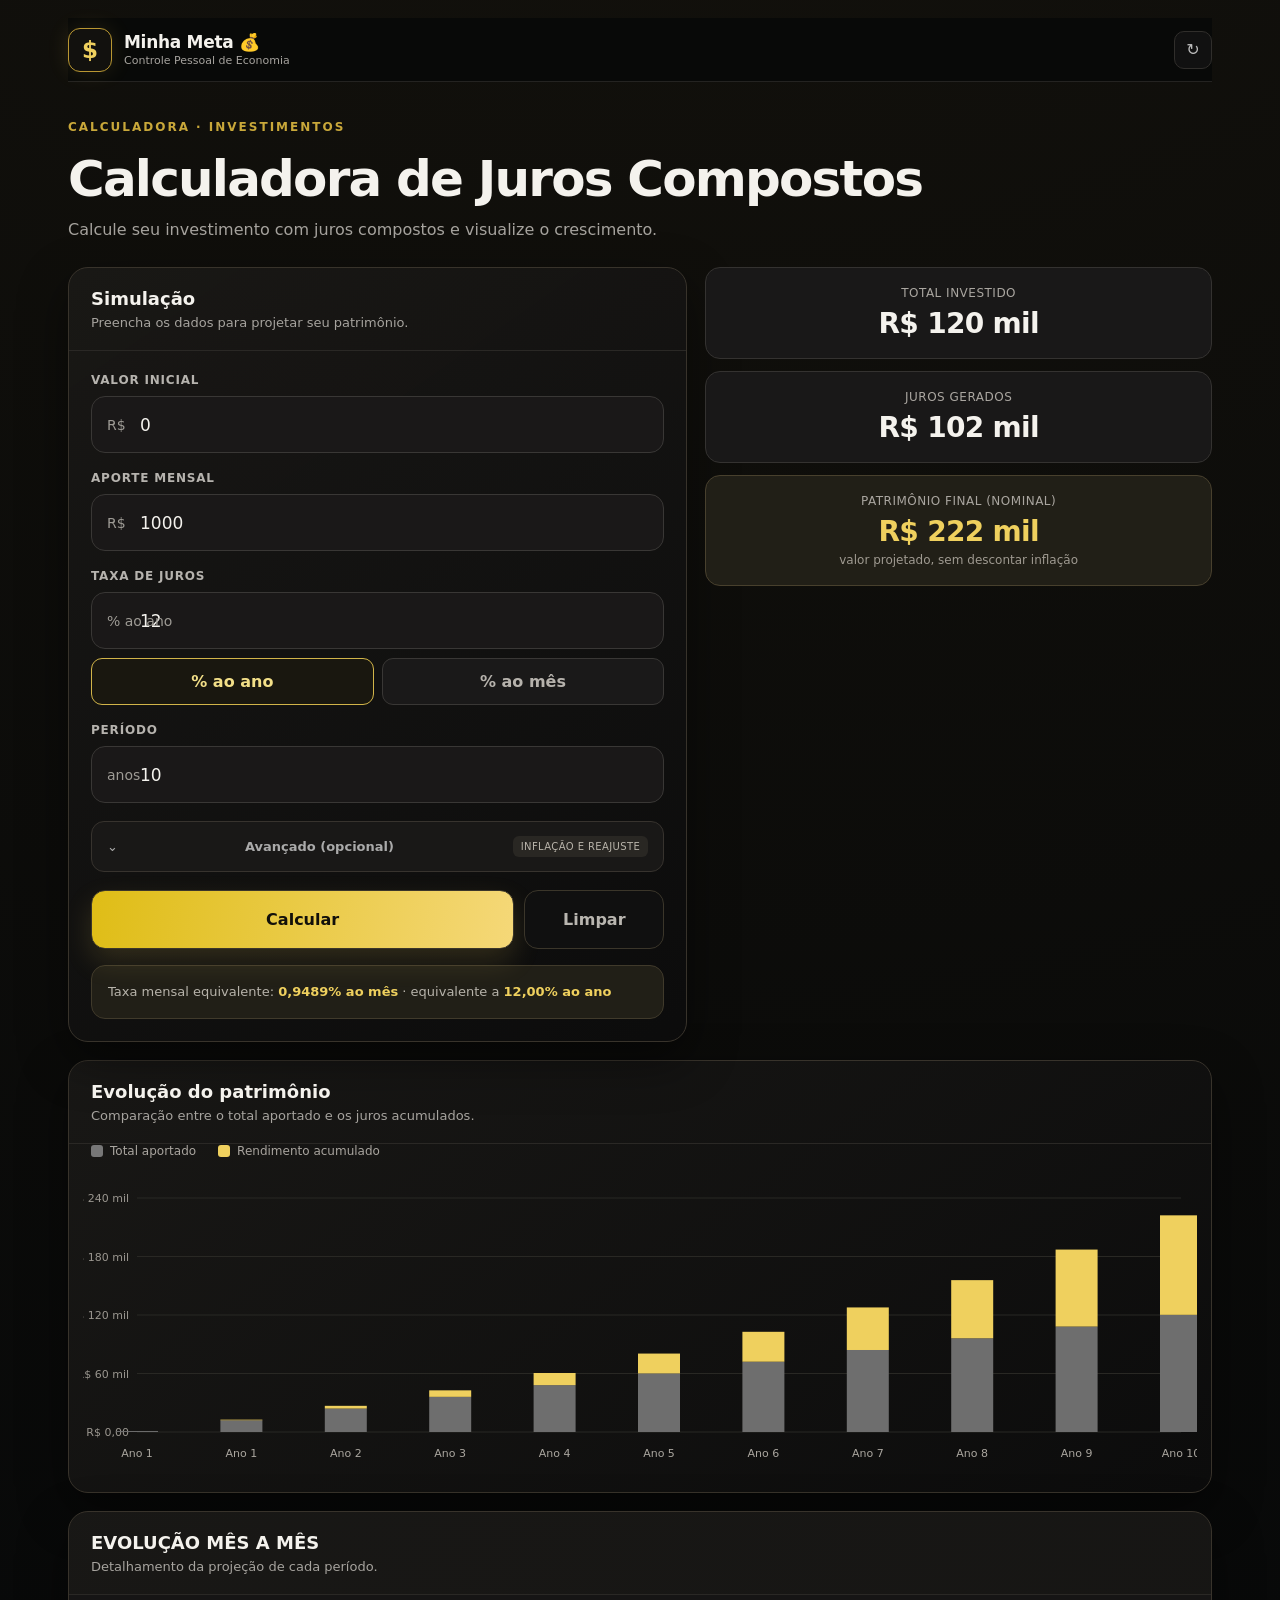
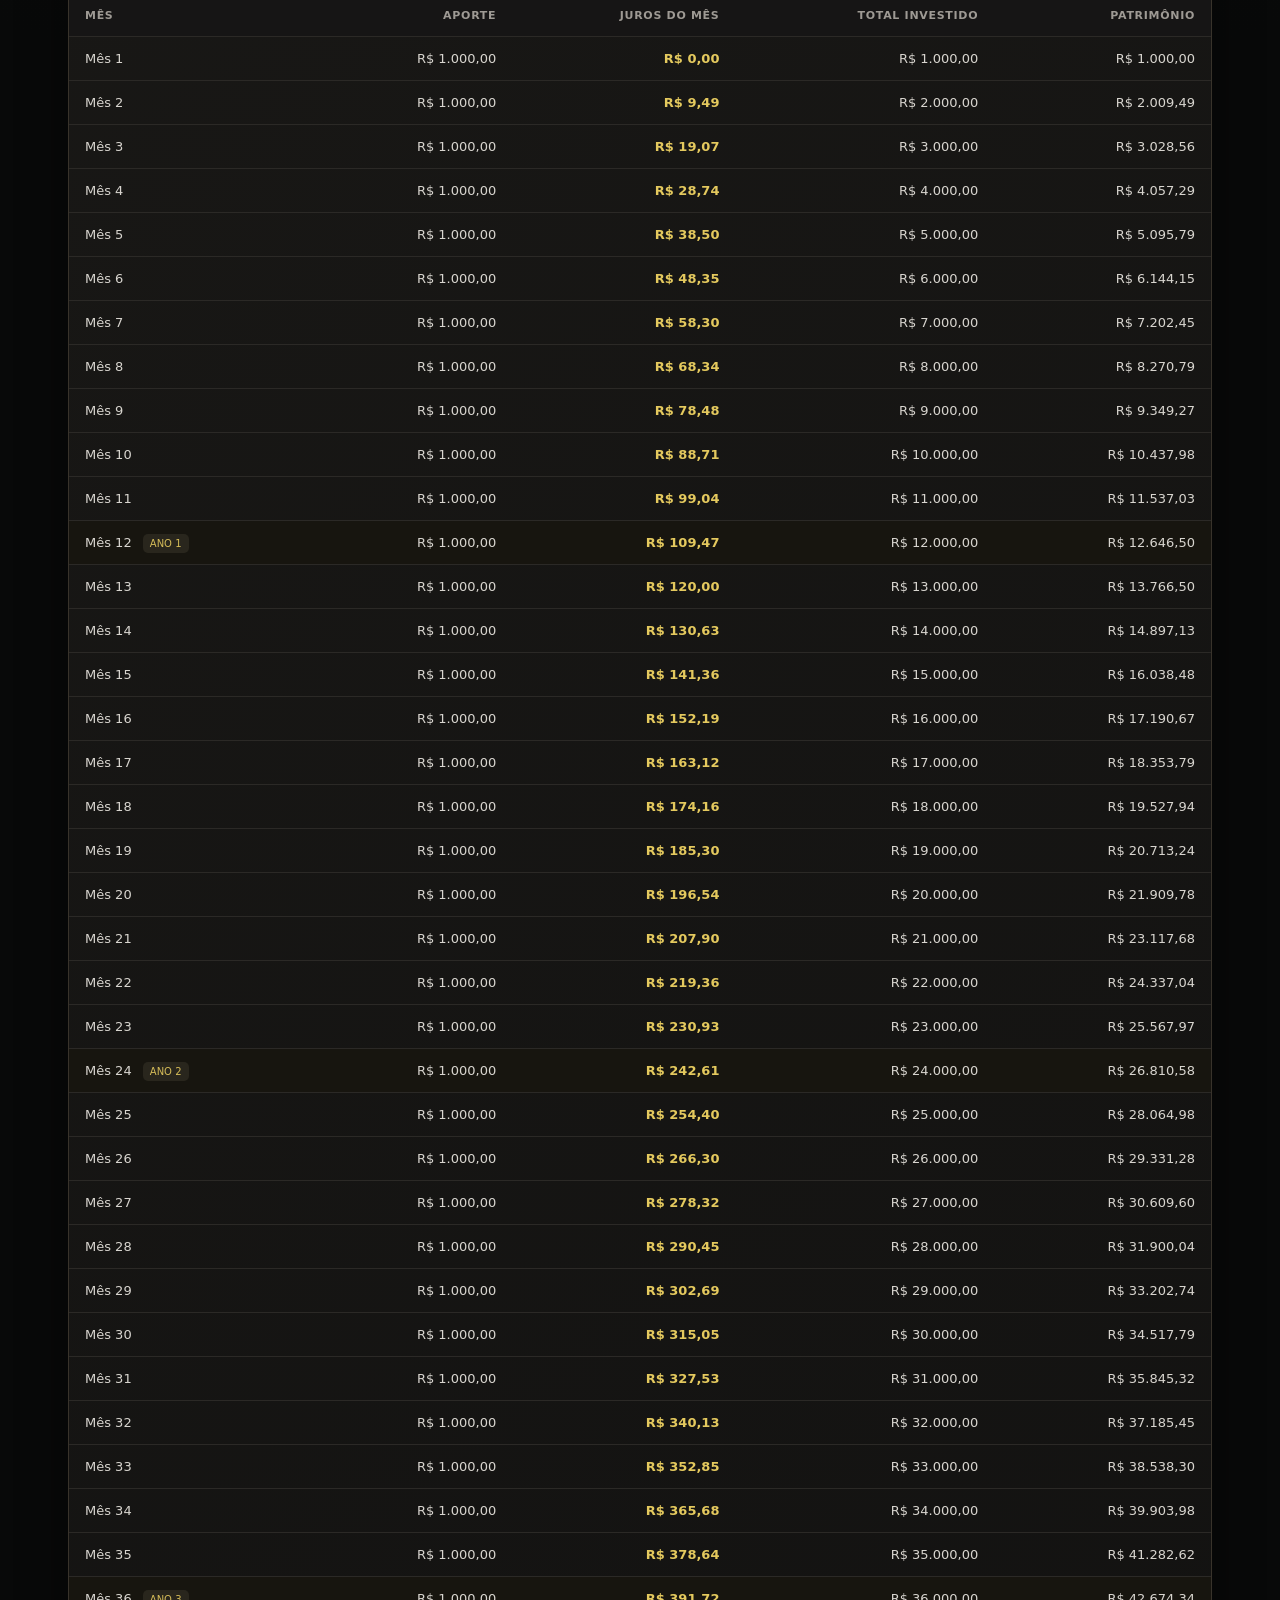
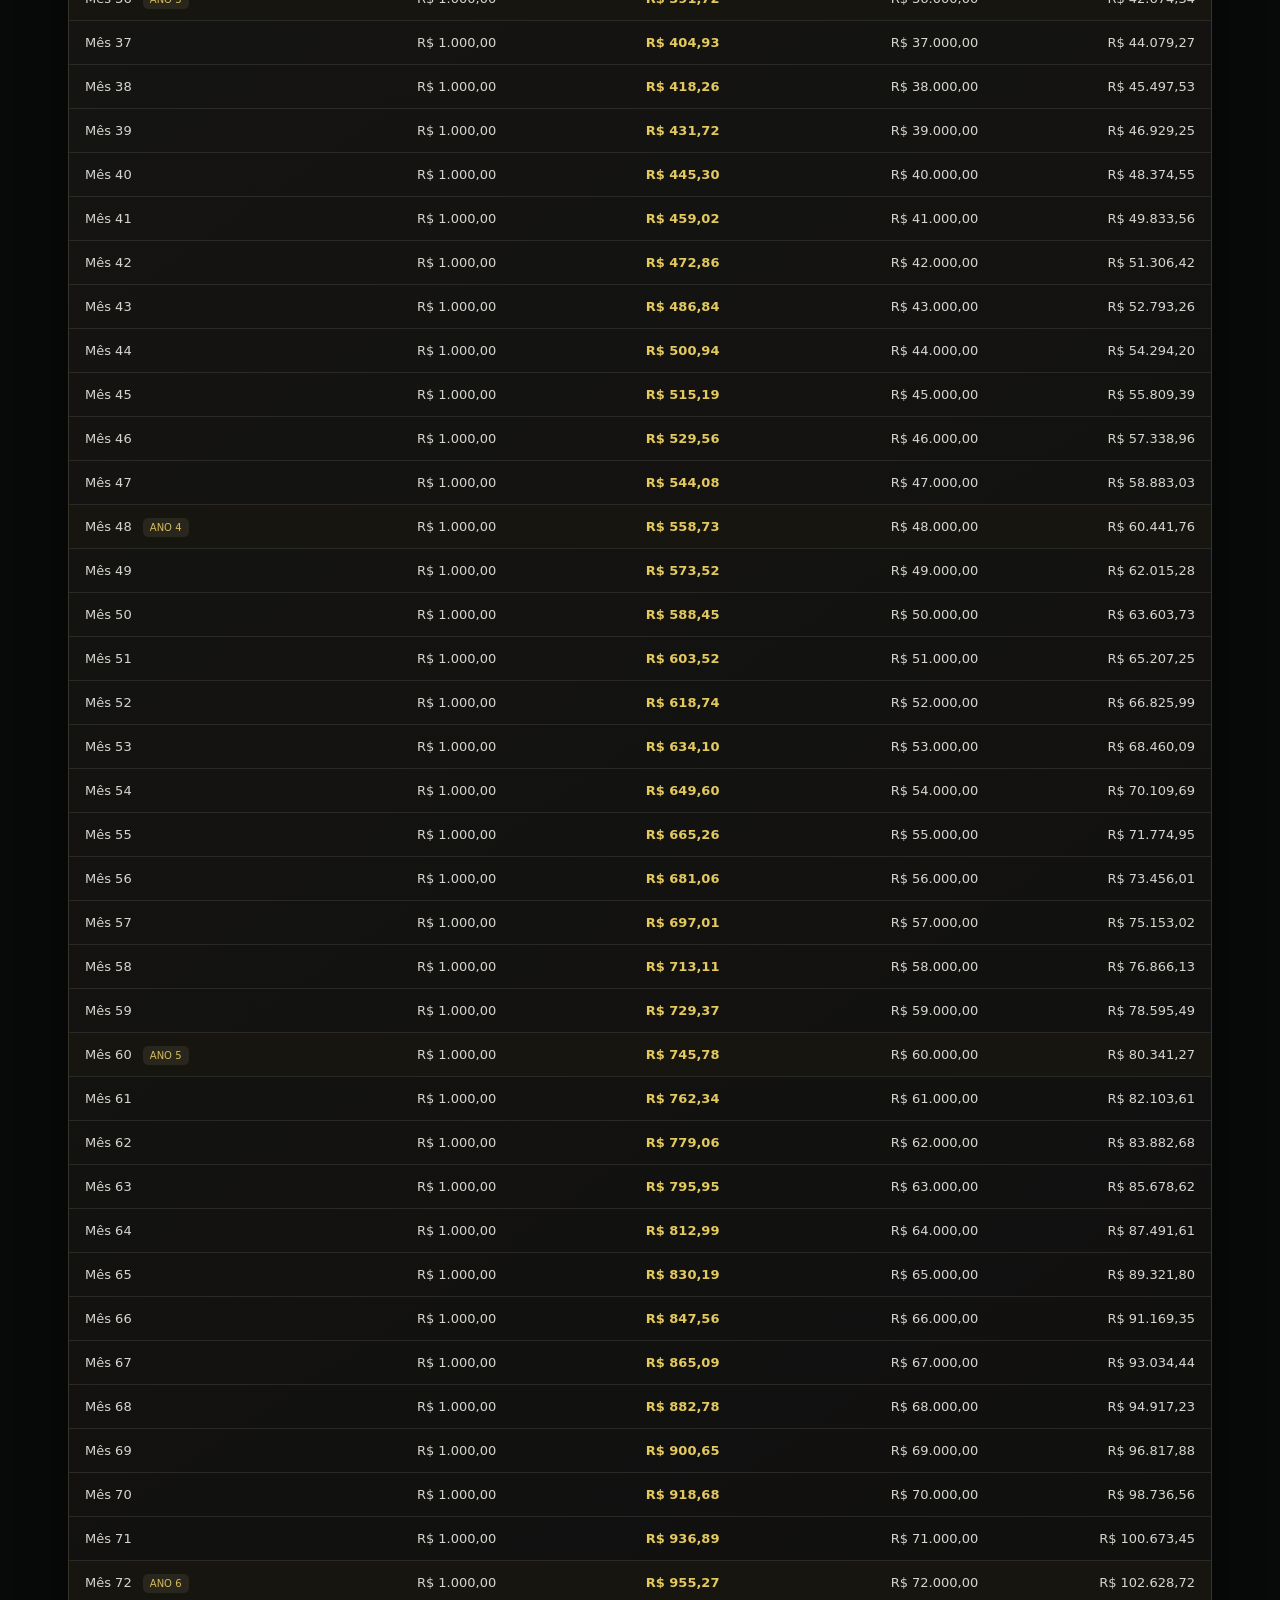
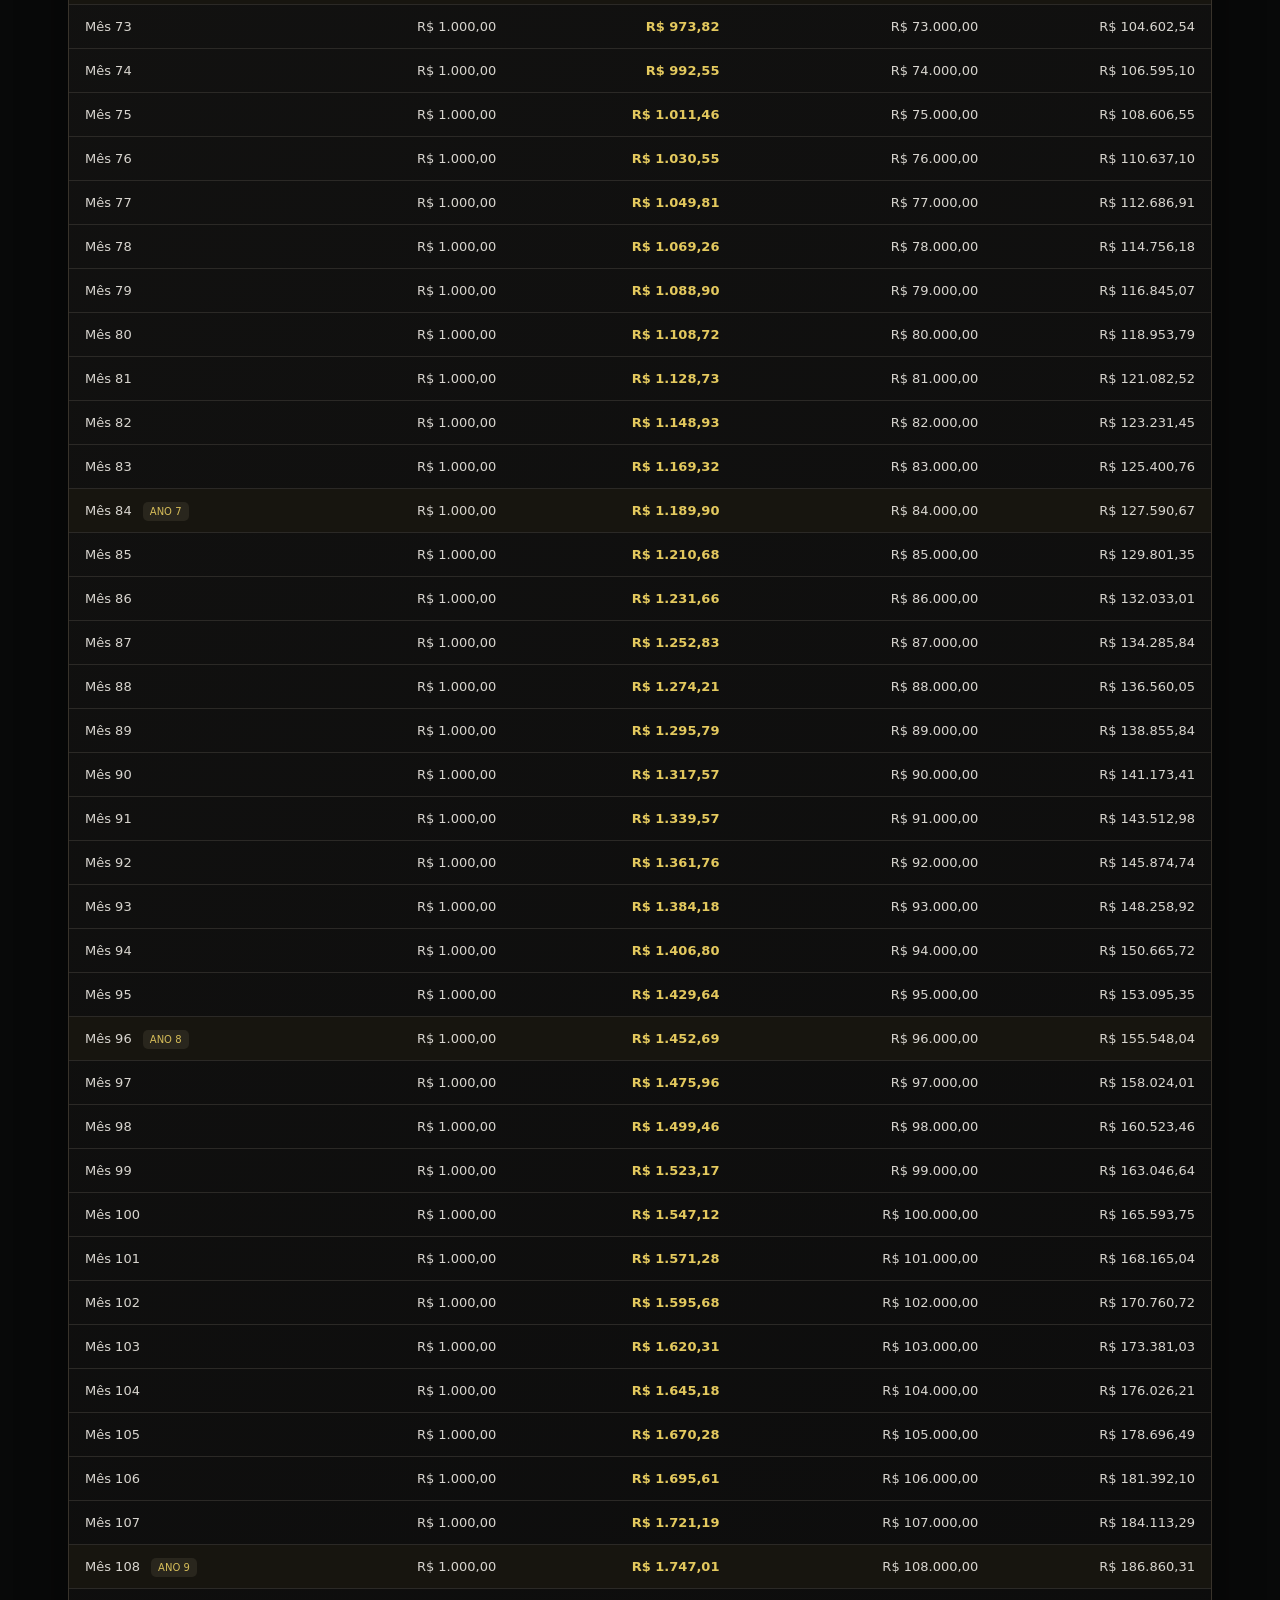
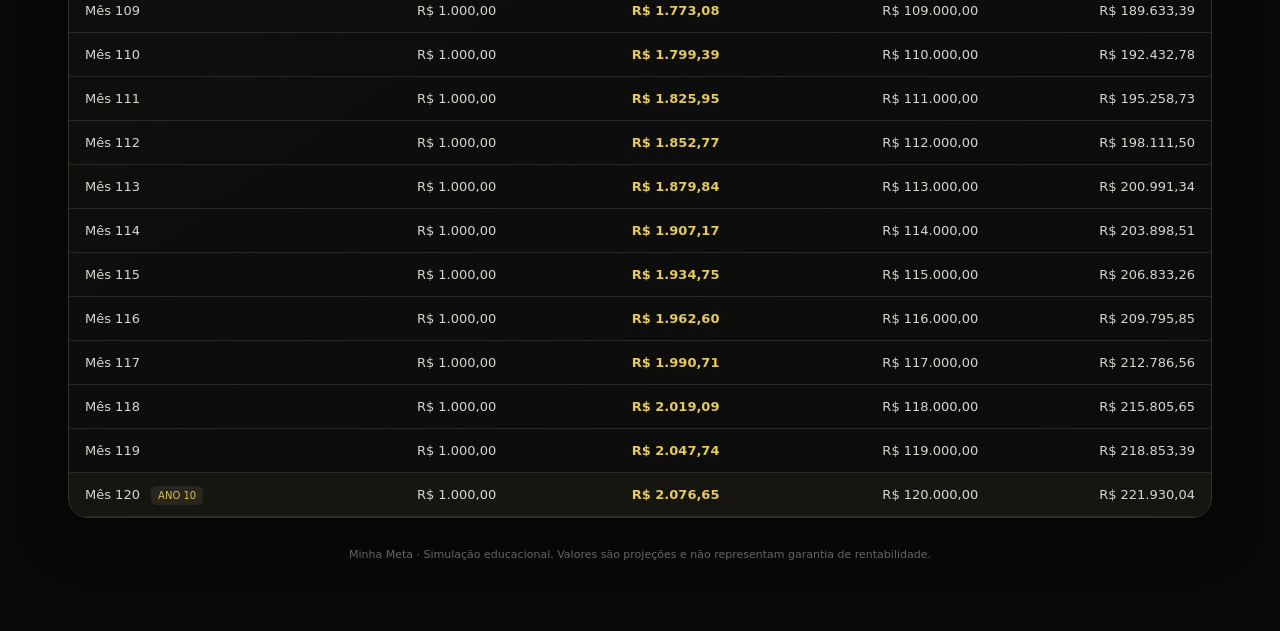
<file: index.html>
<!DOCTYPE html>
<html lang="pt-BR">
<head>
<meta charset="UTF-8">
<meta name="viewport" content="width=device-width, initial-scale=1.0, viewport-fit=cover">
<meta name="theme-color" content="#090909">
<title>Minha Meta — Calculadora Financeira</title>
<style>
:root{
  --bg:#080909;
  --panel:#101010;
  --card:#181717;
  --card2:#1d1b18;
  --line:#35312a;
  --gold:#efd05e;
  --gold2:#f7dc72;
  --gold3:#c9a83a;
  --text:#f4f2ed;
  --muted:#a6a39e;
  --muted2:#77746f;
  --shadow:0 18px 50px rgba(0,0,0,.45);
}
*{box-sizing:border-box}
html{background:var(--bg);scroll-behavior:smooth}
body{
  margin:0;background:radial-gradient(circle at 50% -15%,#17140d 0,#080909 34%,#080909 100%);
  color:var(--text);font-family:Inter,ui-sans-serif,system-ui,-apple-system,BlinkMacSystemFont,"Segoe UI",sans-serif;
  min-height:100vh;
}
button,input,select{font:inherit}
button{cursor:pointer}
.app{max-width:1180px;margin:auto;padding:18px 18px 70px}
.topbar{
  height:64px;border-bottom:1px solid #242321;display:flex;align-items:center;justify-content:space-between;
  position:sticky;top:0;z-index:20;background:rgba(8,9,9,.84);backdrop-filter:blur(18px);
}
.brand{display:flex;align-items:center;gap:12px}
.logo{
  width:44px;height:44px;border:1px solid #b99732;border-radius:12px;display:grid;place-items:center;
  color:var(--gold);background:#12110e;box-shadow:0 0 22px rgba(239,208,94,.12);font-weight:900;font-size:23px
}
.brand h1{font-size:17px;margin:0;font-weight:800;letter-spacing:-.3px}
.brand span{display:block;color:var(--muted);font-size:11px;margin-top:2px}
.top-actions{display:flex;gap:8px}
.icon-btn{
  width:38px;height:38px;border:1px solid #302e2b;border-radius:10px;background:#111;color:#bbb;
}
.hero{padding:38px 0 28px}
.eyebrow{color:#c9a83a;font-size:12px;letter-spacing:2px;font-weight:800;margin-bottom:16px}
.hero h2{font-size:clamp(30px,5vw,50px);letter-spacing:-1.8px;margin:0 0 12px}
.hero p{margin:0;color:var(--muted);font-size:16px}
.grid{display:grid;grid-template-columns:minmax(0,1.1fr) minmax(360px,.9fr);gap:18px;align-items:start}
.panel{
  background:linear-gradient(145deg,rgba(25,24,22,.96),rgba(12,12,12,.98));
  border:1px solid #38332b;border-radius:20px;box-shadow:var(--shadow);overflow:hidden
}
.panel-head{padding:20px 22px;border-bottom:1px solid #2a2825}
.panel-head h3{margin:0;font-size:18px}
.panel-head p{margin:6px 0 0;color:var(--muted);font-size:13px}
.panel-body{padding:22px}
.field{margin-bottom:18px}
.field label{display:flex;justify-content:space-between;align-items:center;color:#b6b3ae;font-size:12px;font-weight:800;letter-spacing:.8px;margin:0 0 9px}
.input-wrap{position:relative}
.input-wrap span{position:absolute;left:16px;top:50%;transform:translateY(-50%);color:#9e9b95;font-size:14px;pointer-events:none}
.input-wrap input{padding-left:48px}
input{
  width:100%;height:57px;border:1px solid #393735;border-radius:14px;background:#1a1818;color:var(--text);
  padding:0 16px;font-size:17px;outline:none;transition:.2s;
}
input:focus{border-color:#c6a43b;box-shadow:0 0 0 3px rgba(239,208,94,.09)}
.suffix{position:absolute;right:16px;top:50%;transform:translateY(-50%);color:#9b9892;font-size:14px}
.rate-switch{display:grid;grid-template-columns:1fr 1fr;gap:8px;margin-top:9px}
.rate-switch button{
  height:47px;border:1px solid #393735;border-radius:11px;background:#1a1919;color:#b6b2ac;font-weight:700
}
.rate-switch button.active{border-color:#d1b449;color:#f2df88;background:#19170f}
.advanced{
  border:1px solid #37332e;border-radius:13px;padding:14px 15px;background:#191817;color:#aaa;
  margin-top:6px;display:flex;justify-content:space-between;align-items:center;font-size:13px
}
.badge{font-size:10px;letter-spacing:.4px;padding:5px 8px;border-radius:6px;background:#292723;color:#b9b4aa}
.actions{display:grid;grid-template-columns:1fr 140px;gap:10px;margin-top:18px}
.primary,.secondary{height:59px;border-radius:14px;font-weight:900;border:1px solid #3b362a}
.primary{
  background:linear-gradient(100deg,#dfbd16,#f5d878);color:#12100a;box-shadow:0 12px 28px rgba(239,208,94,.15)
}
.secondary{background:#101010;color:#b9b6b0}
.note{margin-top:16px;padding:16px;border:1px solid #403a2b;border-radius:14px;background:#211f17;color:#b7b3aa;font-size:13px;line-height:1.55}
.note strong{color:var(--gold)}
.results{display:grid;gap:12px}
.result{
  border:1px solid #343230;border-radius:15px;background:#191818;padding:18px 20px;text-align:center
}
.result small{display:block;color:#aaa6a0;font-size:12px;letter-spacing:.5px;margin-bottom:7px}
.result strong{font-size:28px;letter-spacing:-.7px}
.result.highlight{background:#211f17;border-color:#48402d}
.result.highlight strong{color:var(--gold)}
.chart-panel{margin-top:18px}
.legend{display:flex;gap:22px;color:#a9a59f;font-size:12px;padding:0 22px 14px}
.legend i{width:12px;height:12px;border-radius:3px;display:inline-block;vertical-align:-2px;margin-right:7px}
.legend .principal{background:#777}
.legend .interest{background:var(--gold)}
.chart-wrap{height:320px;padding:8px 14px 16px}
canvas{width:100%;height:100%;display:block}
.table-panel{margin-top:18px}
.table-wrap{overflow:auto}
table{width:100%;border-collapse:collapse;min-width:680px}
th,td{padding:14px 16px;border-bottom:1px solid #2b2926;text-align:right;font-size:13px;white-space:nowrap}
th:first-child,td:first-child{text-align:left}
th{color:#9e9a94;font-size:11px;letter-spacing:.7px;background:#161515}
td{color:#d8d5cf}
td.gold{color:#e4c95e;font-weight:700}
tr.year td{background:#17150f}
.year-tag{font-size:10px;padding:4px 7px;border-radius:5px;background:#29261d;color:#d6bd59;margin-left:7px}
.footer{color:#68655f;text-align:center;font-size:11px;padding:30px 0 0}
@media(max-width:820px){
  .app{padding:0 0 55px}
  .topbar{padding:0 20px;height:62px}
  .hero{padding:28px 24px 24px}
  .grid{display:block}
  .panel{border-radius:18px;margin:0 0 14px}
  .panel-body{padding:18px}
  .panel-head{padding:18px}
  .chart-panel,.table-panel{margin-left:0;margin-right:0}
  .actions{grid-template-columns:1fr 110px}
  .chart-wrap{height:270px}
}
@media(max-width:500px){
  .brand h1{font-size:15px}
  .brand span{font-size:10px}
  .hero h2{font-size:32px}
  .hero p{font-size:14px;line-height:1.45}
  input{height:56px}
  .actions{grid-template-columns:1fr 108px}
  .primary,.secondary{height:56px}
  .result strong{font-size:27px}
}
</style>
</head>
<body>
<div class="app">
  <header class="topbar">
    <div class="brand">
      <div class="logo">$</div>
      <div><h1>Minha Meta 💰</h1><span>Controle Pessoal de Economia</span></div>
    </div>
    <div class="top-actions">
      <button class="icon-btn" id="resetTop" title="Limpar">↻</button>
    </div>
  </header>

  <section class="hero">
    <div class="eyebrow">CALCULADORA · INVESTIMENTOS</div>
    <h2>Calculadora de Juros Compostos</h2>
    <p>Calcule seu investimento com juros compostos e visualize o crescimento.</p>
  </section>

  <main class="grid">
    <section class="panel">
      <div class="panel-head">
        <h3>Simulação</h3>
        <p>Preencha os dados para projetar seu patrimônio.</p>
      </div>
      <div class="panel-body">
        <div class="field">
          <label>VALOR INICIAL</label>
          <div class="input-wrap"><span>R$</span><input id="initial" inputmode="decimal" value="0"></div>
        </div>
        <div class="field">
          <label>APORTE MENSAL</label>
          <div class="input-wrap"><span>R$</span><input id="monthly" inputmode="decimal" value="1000"></div>
        </div>
        <div class="field">
          <label>TAXA DE JUROS</label>
          <div class="input-wrap"><input id="rate" inputmode="decimal" value="12"><span class="suffix" id="rateSuffix">% ao ano</span></div>
          <div class="rate-switch">
            <button class="active" data-rate="year"> % ao ano </button>
            <button data-rate="month"> % ao mês </button>
          </div>
        </div>
        <div class="field">
          <label>PERÍODO</label>
          <div class="input-wrap"><input id="years" inputmode="numeric" value="10"><span class="suffix">anos</span></div>
        </div>
        <div class="advanced">⌄ &nbsp;<strong>Avançado (opcional)</strong><span class="badge">INFLAÇÃO E REAJUSTE</span></div>
        <div class="actions">
          <button class="primary" id="calculate">Calcular</button>
          <button class="secondary" id="clear">Limpar</button>
        </div>
        <div class="note" id="equivalent">Taxa mensal equivalente: <strong>0,9489% ao mês</strong> · equivalente a <strong>12,00% ao ano</strong></div>
      </div>
    </section>

    <section class="results">
      <div class="result"><small>TOTAL INVESTIDO</small><strong id="invested">R$ 120 mil</strong></div>
      <div class="result"><small>JUROS GERADOS</small><strong id="interest">R$ 102 mil</strong></div>
      <div class="result highlight"><small>PATRIMÔNIO FINAL (NOMINAL)</small><strong id="final">R$ 222 mil</strong><div style="color:#9f9a91;font-size:12px;margin-top:5px">valor projetado, sem descontar inflação</div></div>
    </section>
  </main>

  <section class="panel chart-panel">
    <div class="panel-head"><h3>Evolução do patrimônio</h3><p>Comparação entre o total aportado e os juros acumulados.</p></div>
    <div class="legend"><span><i class="principal"></i>Total aportado</span><span><i class="interest"></i>Rendimento acumulado</span></div>
    <div class="chart-wrap"><canvas id="chart"></canvas></div>
  </section>

  <section class="panel table-panel">
    <div class="panel-head"><h3>EVOLUÇÃO MÊS A MÊS</h3><p>Detalhamento da projeção de cada período.</p></div>
    <div class="table-wrap">
      <table>
        <thead><tr><th>MÊS</th><th>APORTE</th><th>JUROS DO MÊS</th><th>TOTAL INVESTIDO</th><th>PATRIMÔNIO</th></tr></thead>
        <tbody id="tbody"></tbody>
      </table>
    </div>
  </section>

  <div class="footer">Minha Meta · Simulação educacional. Valores são projeções e não representam garantia de rentabilidade.</div>
</div>

<script>
const $=id=>document.getElementById(id);
let rateMode='year';

function num(v){
  v=String(v).replace(/[^\d,.-]/g,'').replace(/\./g,'').replace(',','.');
  const n=parseFloat(v); return Number.isFinite(n)?n:0;
}
function brl(v){
  return new Intl.NumberFormat('pt-BR',{style:'currency',currency:'BRL',maximumFractionDigits:2}).format(v);
}
function compact(v){
  if(Math.abs(v)>=1000000) return 'R$ '+(v/1000000).toLocaleString('pt-BR',{maximumFractionDigits:1})+' mi';
  if(Math.abs(v)>=1000) return 'R$ '+(v/1000).toLocaleString('pt-BR',{maximumFractionDigits:0})+' mil';
  return brl(v);
}
function calc(){
  const initial=num($('initial').value);
  const monthly=num($('monthly').value);
  const rate=num($('rate').value);
  const years=Math.max(1,Math.floor(num($('years').value)));
  const monthlyRate=rateMode==='year' ? Math.pow(1+rate/100,1/12)-1 : rate/100;
  let balance=initial, contributed=initial;
  const rows=[];
  const points=[];
  for(let m=1;m<=years*12;m++){
    const interest=balance*monthlyRate;
    balance += interest + monthly;
    contributed += monthly;
    rows.push({m,aporte:monthly,interest,totalInvested:contributed,balance});
    if(m%12===0 || m===1) points.push({year:Math.ceil(m/12),contributed,balance,interest:balance-contributed});
  }
  $('invested').textContent=compact(contributed);
  $('interest').textContent=compact(balance-contributed);
  $('final').textContent=compact(balance);
  const annual=rateMode==='year'?rate:((Math.pow(1+monthlyRate,12)-1)*100);
  $('equivalent').innerHTML=`Taxa mensal equivalente: <strong>${(monthlyRate*100).toLocaleString('pt-BR',{minimumFractionDigits:4,maximumFractionDigits:4})}% ao mês</strong> · equivalente a <strong>${annual.toLocaleString('pt-BR',{minimumFractionDigits:2,maximumFractionDigits:2})}% ao ano</strong>`;
  renderTable(rows);
  drawChart(points);
  localStorage.setItem('minhaMetaCalc',JSON.stringify({initial,monthly,rate,years,rateMode}));
}
function renderTable(rows){
  $('tbody').innerHTML=rows.map(r=>`
    <tr class="${r.m%12===0?'year':''}">
      <td>Mês ${r.m}${r.m%12===0?` <span class="year-tag">ANO ${r.m/12}</span>`:''}</td>
      <td>${brl(r.aporte)}</td><td class="gold">${brl(r.interest)}</td>
      <td>${brl(r.totalInvested)}</td><td>${brl(r.balance)}</td>
    </tr>`).join('');
}
function drawChart(points){
  const c=$('chart'), dpr=window.devicePixelRatio||1, rect=c.getBoundingClientRect();
  c.width=rect.width*dpr;c.height=rect.height*dpr;
  const x=c.getContext('2d');x.scale(dpr,dpr);
  const w=rect.width,h=rect.height;
  const pad={l:54,r:16,t:18,b:44};
  const max=Math.max(...points.map(p=>p.balance),1)*1.08;
  x.font='11px system-ui';x.lineWidth=1;
  const yVal=v=>h-pad.b-(v/max)*(h-pad.t-pad.b);
  for(let i=0;i<=4;i++){
    const y=pad.t+i*(h-pad.t-pad.b)/4;
    x.strokeStyle='#292824';x.beginPath();x.moveTo(pad.l,y);x.lineTo(w-pad.r,y);x.stroke();
    const val=max*(1-i/4);
    x.fillStyle='#9a968f';x.textAlign='right';x.fillText(compact(val),pad.l-8,y+4);
  }
  const xVal=i=>pad.l+(i/(points.length-1||1))*(w-pad.l-pad.r);
  const barW=Math.max(10,Math.min(42,(w-pad.l-pad.r)/points.length*.58));
  points.forEach((p,i)=>{
    const cx=xVal(i), yC=yVal(p.contributed), yF=yVal(p.balance);
    x.fillStyle='#6e6e6e';x.fillRect(cx-barW/2,yC,barW,h-pad.b-yC);
    x.fillStyle='#efd05e';x.fillRect(cx-barW/2,yF,barW,yC-yF);
    x.fillStyle='#aaa69f';x.textAlign='center';x.fillText('Ano '+p.year,cx,h-pad.b+25);
  });
}
function load(){
  const s=JSON.parse(localStorage.getItem('minhaMetaCalc')||'null');
  if(s){$('initial').value=s.initial;$('monthly').value=s.monthly;$('rate').value=s.rate;$('years').value=s.years;rateMode=s.rateMode||'year';}
  document.querySelectorAll('[data-rate]').forEach(b=>b.classList.toggle('active',b.dataset.rate===rateMode));
  $('rateSuffix').textContent=rateMode==='year'?'% ao ano':'% ao mês';
  calc();
}
document.querySelectorAll('[data-rate]').forEach(b=>b.addEventListener('click',()=>{
  rateMode=b.dataset.rate;
  document.querySelectorAll('[data-rate]').forEach(x=>x.classList.toggle('active',x===b));
  $('rateSuffix').textContent=rateMode==='year'?'% ao ano':'% ao mês';
  calc();
}));
$('calculate').onclick=calc;
$('clear').onclick=()=>{
  $('initial').value='0';$('monthly').value='1000';$('rate').value='12';$('years').value='10';rateMode='year';
  document.querySelectorAll('[data-rate]').forEach(x=>x.classList.toggle('active',x.dataset.rate==='year'));
  $('rateSuffix').textContent='% ao ano';calc();
};
$('resetTop').onclick=()=>{localStorage.removeItem('minhaMetaCalc');$('clear').click();window.scrollTo({top:0,behavior:'smooth'});}
window.addEventListener('resize',()=>calc());
load();
</script>
</body>
</html>
</file>
